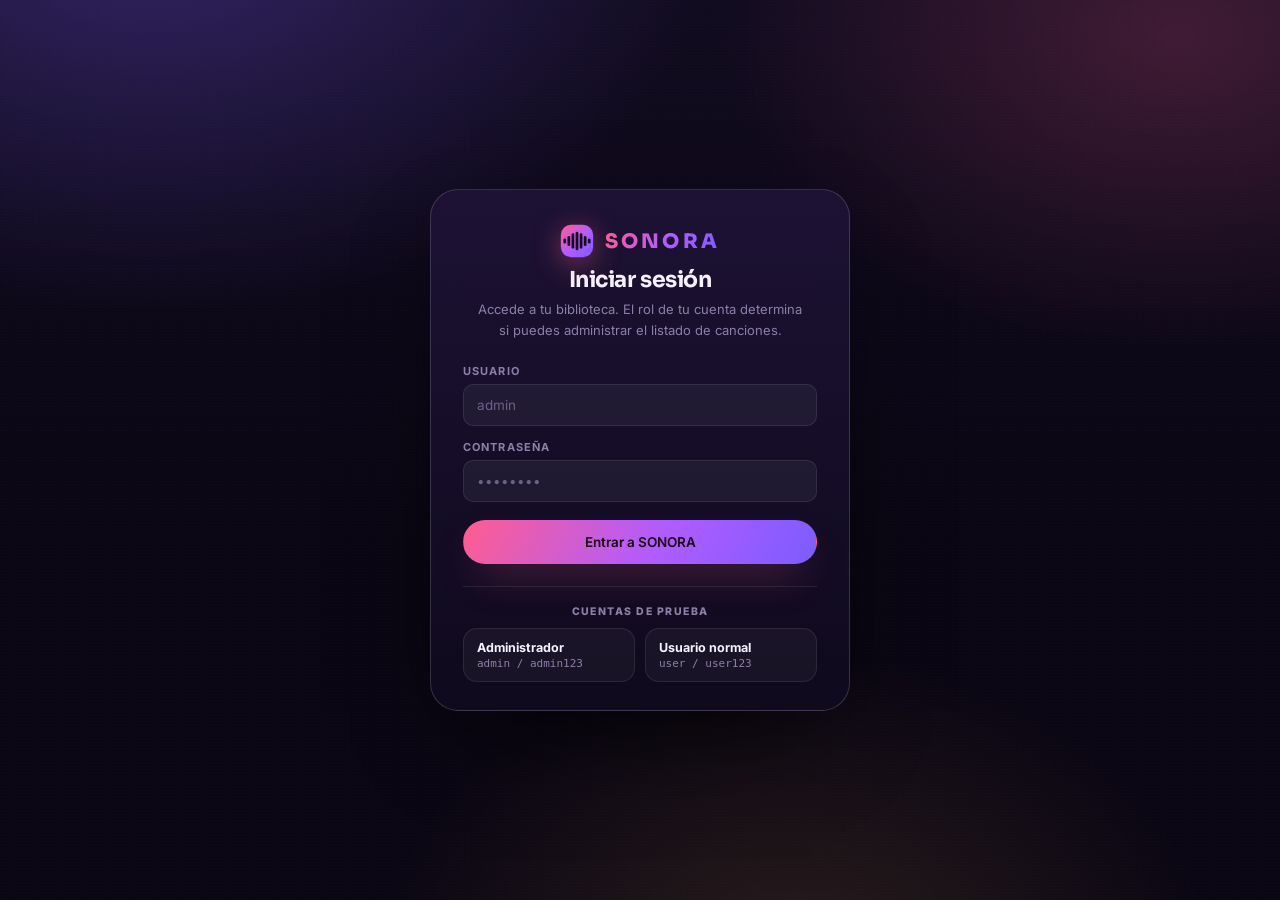
<file: webapppolimusicv1_asp/index.html>
<!DOCTYPE html>
<html lang="es">
<head>
<meta charset="utf-8">
<meta name="viewport" content="width=device-width, initial-scale=1">
<title>SONORA · Song List</title>
<meta name="description" content="SONORA — reproductor y listado de canciones con roles de usuario y administrador.">
<link rel="preconnect" href="https://fonts.googleapis.com">
<link rel="preconnect" href="https://fonts.gstatic.com" crossorigin>
<link href="https://fonts.googleapis.com/css2?family=Sora:wght@500;600;700;800&family=Inter:wght@400;500;600;700&display=swap" rel="stylesheet">
<link rel="stylesheet" href="css/styles.css">
<script>
  /* Demo estática: simula la sesión que login.asp guarda con Session("username") */
  (function () {
    var s = null;
    try { s = JSON.parse(sessionStorage.getItem('sonora_session') || 'null'); } catch (e) {}

    if (!s || !s.username) {
      var q = new URLSearchParams(window.location.search);
      if (q.get('u')) {
        s = { username: q.get('u'), role: q.get('r') === 'admin' ? 'admin' : 'normal' };
        try { sessionStorage.setItem('sonora_session', JSON.stringify(s)); } catch (e) {}
      }
    }

    if (!s || !s.username) { location.replace('login.html'); return; }

    window.SONORA_SESSION = s;
    document.documentElement.setAttribute('data-role', s.role === 'admin' ? 'admin' : 'normal');
  })();
</script>
</head>
<body data-mode="demo" data-role="admin">

<div class="app">

  <!-- ============================ SIDEBAR ============================ -->
  <aside class="sidebar">
    <div class="brand">
      <svg class="brand-mark" viewBox="0 0 40 40" aria-hidden="true">
        <defs>
          <linearGradient id="bm" x1="0" y1="0" x2="1" y2="1">
            <stop offset="0" stop-color="#ff5d8f"/>
            <stop offset=".55" stop-color="#b05cff"/>
            <stop offset="1" stop-color="#7c5cff"/>
          </linearGradient>
        </defs>
        <rect x="1" y="1" width="38" height="38" rx="12" fill="url(#bm)"/>
        <g fill="#180a1f">
          <rect x="4"   y="17" width="3.2" height="6"  rx="1.6"/>
          <rect x="8.8" y="14" width="3.2" height="12" rx="1.6"/>
          <rect x="13.6" y="11" width="3.2" height="18" rx="1.6"/>
          <rect x="18.4" y="9"  width="3.2" height="22" rx="1.6"/>
          <rect x="23.2" y="11" width="3.2" height="18" rx="1.6"/>
          <rect x="28"  y="14" width="3.2" height="12" rx="1.6"/>
          <rect x="32.8" y="17" width="3.2" height="6"  rx="1.6"/>
        </g>
      </svg>
      <span class="brand-name">SONORA</span>
    </div>

    <nav class="nav">
      <a class="nav-item is-active" href="#">
        <svg viewBox="0 0 24 24" fill="none" stroke="currentColor" stroke-width="1.8" stroke-linecap="round" stroke-linejoin="round"><path d="M3 10.5 12 3l9 7.5"/><path d="M5 9.5V21h14V9.5"/><path d="M9.5 21v-6h5v6"/></svg>
        Inicio
      </a>
      <a class="nav-item" href="#lista">
        <svg viewBox="0 0 24 24" fill="none" stroke="currentColor" stroke-width="1.8" stroke-linecap="round" stroke-linejoin="round"><circle cx="12" cy="12" r="9"/><path d="m15.5 8.5-2 5.5-5.5 2 2-5.5z"/></svg>
        Explorar
      </a>
      <a class="nav-item" href="#lista">
        <svg viewBox="0 0 24 24" fill="none" stroke="currentColor" stroke-width="1.8" stroke-linecap="round" stroke-linejoin="round"><path d="M4 5v14"/><path d="M9 5v14"/><path d="M14 5v14"/><path d="m19 5 1.5 14"/></svg>
        Biblioteca
      </a>
    </nav>

    <div>
      <p class="side-title">Tus playlists</p>
      <ul class="playlist">
        <li><a href="#lista"><span class="dot"></span> Favoritas de la semana</a></li>
        <li><a href="#lista"><span class="dot c2"></span> Para programar</a></li>
        <li><a href="#lista"><span class="dot c3"></span> Noche de sintetizadores</a></li>
        <li><a href="#lista"><span class="dot c4"></span> Café &amp; lluvia</a></li>
      </ul>
    </div>

    <div class="side-foot">
      <div class="avatar" data-bind="initial">A</div>
      <div>
        <p class="side-user" data-bind="user">usuario</p>
        <p class="side-role" data-bind="role">Usuario</p>
      </div>
    </div>
  </aside>

  <!-- ============================== MAIN ============================== -->
  <main class="main">

    <header class="topbar">
      <div class="welcome">
        <h1>¡Bienvenido, <span class="hl" data-bind="user" id="welcomeUser">usuario</span>! 👋</h1>
        <p>Tu sesión está activa como <b data-bind="role">Usuario</b>. Disfruta de tu biblioteca musical.</p>
      </div>
      <div class="top-actions">
        <span class="chip" id="roleChip">ADMIN</span>
        <button class="btn ghost" data-action="logout" title="Cerrar sesión">
          <svg viewBox="0 0 24 24" fill="none" stroke="currentColor" stroke-width="1.9" stroke-linecap="round" stroke-linejoin="round"><path d="M9 21H5a2 2 0 0 1-2-2V5a2 2 0 0 1 2-2h4"/><path d="m16 17 5-5-5-5"/><path d="M21 12H9"/></svg>
          Cerrar sesión
        </button>
      </div>
    </header>

    <!-- HERO -->
    <section class="hero">
      <div class="hero-text">
        <p class="eyebrow">Biblioteca musical</p>
        <h2>Song List</h2>
        <p class="hero-sub">
          A continuación se presenta el listado de canciones — <strong>Song List</strong> — de tu biblioteca.
          Puedes reproducir cualquier pista, buscar por título, artista, álbum o género; y si tu rol es
          <strong>administrador</strong>, también crear, editar y eliminar registros.
        </p>
        <div class="hero-stats">
          <div class="stat"><b id="statTotal">0</b><span>Canciones</span></div>
          <div class="stat"><b id="statTime">0 min</b><span>Duración</span></div>
          <div class="stat"><b id="statGenres">0</b><span>Géneros</span></div>
        </div>
        <button class="btn primary" id="btnPlayAll">
          <svg viewBox="0 0 24 24" fill="currentColor"><path d="M8 5.14v13.72a1 1 0 0 0 1.52.85l11.14-6.86a1 1 0 0 0 0-1.7L9.52 4.29A1 1 0 0 0 8 5.14z"/></svg>
          Reproducir todo
        </button>
      </div>
      <div class="hero-art">
        <svg viewBox="0 0 24 24" fill="none" stroke="rgba(255,255,255,.9)" stroke-width="1.4" stroke-linecap="round">
          <circle cx="12" cy="12" r="9.2"/>
          <circle cx="12" cy="12" r="2.4"/>
          <path d="M12 2.8v6.8M12 14.4v6.8M2.8 12h6.8M14.4 12h6.8" opacity=".55"/>
        </svg>
      </div>
    </section>

    <!-- ENCABEZADO DEL LISTADO -->
    <div class="section-head" id="lista">
      <div>
        <h3>Listado de canciones</h3>
        <p>Song List · tabla de pistas disponibles en la biblioteca</p>
      </div>
    </div>

    <!-- TOOLBAR -->
    <div class="toolbar">
      <div class="search">
        <svg viewBox="0 0 24 24" fill="none" stroke="currentColor" stroke-width="2" stroke-linecap="round"><circle cx="11" cy="11" r="7"/><path d="m20 20-3.5-3.5"/></svg>
        <input type="search" id="search" placeholder="Buscar canción, artista, álbum…" autocomplete="off">
      </div>

      <select class="select" id="filterGenre">
        <option value="">Todos los géneros</option>
        <option>Pop</option>
        <option>Rock</option>
        <option>Electrónica</option>
        <option>Jazz</option>
        <option>Indie</option>
        <option>Latina</option>
        <option>Acústica</option>
        <option>Synthpop</option>
      </select>

      <button class="btn primary admin-only" id="btnNew">
        <svg viewBox="0 0 24 24" fill="none" stroke="currentColor" stroke-width="2.2" stroke-linecap="round"><path d="M12 5v14M5 12h14"/></svg>
        Nueva canción
      </button>

      <button class="btn ghost admin-only" id="btnReset" title="Restaurar el listado original">
        <svg viewBox="0 0 24 24" fill="none" stroke="currentColor" stroke-width="2" stroke-linecap="round" stroke-linejoin="round"><path d="M3 12a9 9 0 1 0 3-6.7"/><path d="M3 4v5h5"/></svg>
        Restaurar
      </button>

      <span class="counter" id="counter"><b>0</b> de <b>0</b> canciones</span>
    </div>

    <!-- TABLA -->
    <div class="table-card">
      <div class="table-wrap">
        <table class="songs">
          <thead>
            <tr>
              <th>#</th>
              <th>Canción</th>
              <th>Álbum</th>
              <th>Género</th>
              <th>Año</th>
              <th>Duración</th>
              <th class="t-right">Acciones</th>
            </tr>
          </thead>
          <tbody id="songRows"></tbody>
        </table>
      </div>

      <div class="empty" id="empty">
        <svg viewBox="0 0 24 24" fill="none" stroke="currentColor" stroke-width="1.6" stroke-linecap="round"><circle cx="11" cy="11" r="7"/><path d="m20 20-3.5-3.5"/></svg>
        <p>No se encontraron canciones con ese criterio de búsqueda.</p>
      </div>
    </div>

  </main>

  <!-- =========================== REPRODUCTOR =========================== -->
  <footer class="player">
    <div class="now">
      <div class="now-cover" id="playerCover">🎧</div>
      <div class="now-meta">
        <p class="now-title" id="playerTitle">Sin reproducción</p>
        <p class="now-artist" id="playerArtist">Selecciona una canción del listado</p>
      </div>
    </div>

    <div class="center-controls">
      <div class="controls">
        <button class="ctrl" id="btnShuffle" title="Aleatorio">
          <svg viewBox="0 0 24 24" fill="none" stroke="currentColor" stroke-width="1.9" stroke-linecap="round" stroke-linejoin="round"><path d="M16 3h5v5"/><path d="M4 20 21 3"/><path d="M21 16v5h-5"/><path d="M15 15l6 6"/><path d="M4 4l5 5"/></svg>
        </button>
        <button class="ctrl" id="btnPrev" title="Anterior">
          <svg viewBox="0 0 24 24" fill="currentColor"><path d="M18 5.5v13a1 1 0 0 1-1.55.83L8 13.5v5a1 1 0 0 1-2 0v-13a1 1 0 0 1 2 0v5l8.45-5.83A1 1 0 0 1 18 5.5z"/></svg>
        </button>
        <button class="ctrl main" id="btnPlay" title="Reproducir / Pausar">
          <svg viewBox="0 0 24 24" fill="currentColor"><path d="M8 5.14v13.72a1 1 0 0 0 1.52.85l11.14-6.86a1 1 0 0 0 0-1.7L9.52 4.29A1 1 0 0 0 8 5.14z"/></svg>
        </button>
        <button class="ctrl" id="btnNext" title="Siguiente">
          <svg viewBox="0 0 24 24" fill="currentColor"><path d="M6 5.5v13a1 1 0 0 0 1.55.83L16 13.5v5a1 1 0 0 0 2 0v-13a1 1 0 0 0-2 0v5L7.55 4.67A1 1 0 0 0 6 5.5z"/></svg>
        </button>
        <button class="ctrl" id="btnRepeat" title="Repetir">
          <svg viewBox="0 0 24 24" fill="none" stroke="currentColor" stroke-width="1.9" stroke-linecap="round" stroke-linejoin="round"><path d="M17 2l4 4-4 4"/><path d="M3 11V9a4 4 0 0 1 4-4h14"/><path d="M7 22l-4-4 4-4"/><path d="M21 13v2a4 4 0 0 1-4 4H3"/></svg>
        </button>
      </div>
      <div class="progress-row">
        <span class="time" id="timeCur">0:00</span>
        <input type="range" class="slider" id="seek" min="0" max="100" step="0.1" value="0" aria-label="Progreso de la canción">
        <span class="time" id="timeTot">0:00</span>
      </div>
    </div>

    <div class="right-controls">
      <svg class="vol" viewBox="0 0 24 24" fill="none" stroke="currentColor" stroke-width="1.9" stroke-linecap="round" stroke-linejoin="round"><path d="M11 5 6 9H3v6h3l5 4z"/><path d="M15.5 8.5a5 5 0 0 1 0 7"/><path d="M18.5 5.5a9 9 0 0 1 0 13"/></svg>
      <div class="vol-wrap">
        <input type="range" class="slider" id="volume" min="0" max="100" step="1" value="78" aria-label="Volumen">
      </div>
    </div>
  </footer>
</div>

<audio id="audio" preload="metadata"></audio>

<!-- ======================= MODAL CREAR / EDITAR ======================= -->
<div class="modal" id="modalSong" role="dialog" aria-modal="true">
  <div class="modal-box">
    <div class="modal-head">
      <div>
        <h3 id="modalTitle">Nueva canción</h3>
        <p id="modalSub">Agrega una pista al listado.</p>
      </div>
      <button class="icon-btn" data-close title="Cerrar">
        <svg viewBox="0 0 24 24" fill="none" stroke="currentColor" stroke-width="2" stroke-linecap="round"><path d="M6 6l12 12M18 6 6 18"/></svg>
      </button>
    </div>

    <form id="formSong">
      <div class="modal-body">
        <input type="hidden" id="fId">

        <div class="field full">
          <label for="fTitle">Título *</label>
          <input id="fTitle" type="text" placeholder="Ej. Neón de Medianoche" required>
        </div>

        <div class="field">
          <label for="fArtist">Artista *</label>
          <input id="fArtist" type="text" placeholder="Ej. Lúmina" required>
        </div>

        <div class="field">
          <label for="fAlbum">Álbum</label>
          <input id="fAlbum" type="text" placeholder="Ej. Ciudad Eléctrica">
        </div>

        <div class="field">
          <label for="fGenre">Género</label>
          <select id="fGenre">
            <option>Pop</option>
            <option>Rock</option>
            <option>Electrónica</option>
            <option>Jazz</option>
            <option>Indie</option>
            <option>Latina</option>
            <option>Acústica</option>
            <option>Synthpop</option>
          </select>
        </div>

        <div class="field">
          <label for="fYear">Año</label>
          <input id="fYear" type="number" min="1900" max="2100" placeholder="2025">
        </div>

        <div class="field">
          <label for="fEmoji">Portada (emoji)</label>
          <input id="fEmoji" type="text" maxlength="4" placeholder="🎵">
        </div>

        <div class="field full">
          <label for="fFile">Archivo de audio</label>
          <select id="fFile">
            <option value="audio/track1.wav">track1.wav</option>
            <option value="audio/track2.wav">track2.wav</option>
            <option value="audio/track3.wav">track3.wav</option>
            <option value="audio/track4.wav">track4.wav</option>
            <option value="audio/track5.wav">track5.wav</option>
            <option value="audio/track6.wav">track6.wav</option>
            <option value="audio/track7.wav">track7.wav</option>
            <option value="audio/track8.wav">track8.wav</option>
          </select>
        </div>
      </div>

      <div class="modal-foot">
        <button type="button" class="btn ghost" data-close>Cancelar</button>
        <button type="submit" class="btn primary">Guardar canción</button>
      </div>
    </form>
  </div>
</div>

<!-- ========================== CONFIRMAR ========================== -->
<div class="modal" id="modalConfirm" role="dialog" aria-modal="true">
  <div class="modal-box confirm-box">
    <div class="modal-head">
      <div>
        <h3>Eliminar canción</h3>
        <p>Esta acción es permanente.</p>
      </div>
      <button class="icon-btn" data-close title="Cerrar">
        <svg viewBox="0 0 24 24" fill="none" stroke="currentColor" stroke-width="2" stroke-linecap="round"><path d="M6 6l12 12M18 6 6 18"/></svg>
      </button>
    </div>
    <div class="modal-body">
      <p id="confirmText">¿Seguro que deseas eliminar esta canción?</p>
    </div>
    <div class="modal-foot">
      <button type="button" class="btn ghost" data-close>Cancelar</button>
      <button type="button" class="btn danger" id="confirmYes">Sí, eliminar</button>
    </div>
  </div>
</div>

<div class="toast" id="toast"></div>

<script src="js/demo-store.js"></script>
<script src="js/app.js"></script>
</body>
</html>
</file>
<file: webapppolimusicv1_asp/css/styles.css>
/* ============================================================
   SONORA · Hoja de estilos principal
   Diseño original: violeta profundo + coral + ámbar
   ============================================================ */

:root {
  --bg-0: #0a0613;
  --bg-1: #110b1f;
  --bg-2: #180f2c;
  --panel: rgba(255, 255, 255, 0.045);
  --panel-2: rgba(255, 255, 255, 0.08);
  --line: rgba(255, 255, 255, 0.085);
  --line-2: rgba(255, 255, 255, 0.16);

  --text: #f7f2ff;
  --text-2: #c8bbdf;
  --muted: #8d80a8;

  --accent: #ff5d8f;
  --accent-2: #ffb454;
  --accent-3: #7c5cff;
  --accent-4: #3fe0c8;
  --danger: #ff4d6d;

  --grad-brand: linear-gradient(120deg, #ff5d8f 0%, #b05cff 55%, #7c5cff 100%);
  --grad-warm: linear-gradient(120deg, #ffb454 0%, #ff5d8f 100%);

  --r-sm: 10px;
  --r-md: 14px;
  --r-lg: 20px;
  --r-xl: 28px;

  --shadow-lg: 0 30px 70px -30px rgba(0, 0, 0, 0.9);
  --shadow-glow: 0 18px 40px -16px rgba(255, 93, 143, 0.55);

  --player-h: 92px;
  --sidebar-w: 268px;
  --font: "Inter", -apple-system, BlinkMacSystemFont, "Segoe UI", Roboto, sans-serif;
  --display: "Sora", "Inter", -apple-system, "Segoe UI", sans-serif;
  --mono: ui-monospace, "Cascadia Code", "SF Mono", Consolas, monospace;
}

* { box-sizing: border-box; }

html, body { height: 100%; }

body {
  margin: 0;
  font-family: var(--font);
  color: var(--text);
  background: var(--bg-0);
  -webkit-font-smoothing: antialiased;
  overflow: hidden;
}

body::before {
  content: "";
  position: fixed;
  inset: 0;
  background:
    radial-gradient(900px 620px at 12% -8%, rgba(124, 92, 255, 0.30), transparent 62%),
    radial-gradient(760px 520px at 92% 4%, rgba(255, 93, 143, 0.20), transparent 60%),
    radial-gradient(680px 520px at 62% 108%, rgba(255, 180, 84, 0.13), transparent 62%),
    linear-gradient(180deg, var(--bg-1), var(--bg-0) 62%);
  z-index: -2;
}

body::after {
  content: "";
  position: fixed;
  inset: 0;
  background-image: radial-gradient(rgba(255, 255, 255, 0.045) 1px, transparent 1px);
  background-size: 3px 3px;
  opacity: 0.35;
  pointer-events: none;
  z-index: -1;
}

::selection { background: rgba(255, 93, 143, 0.35); }

/* ---------- scrollbars ---------- */
* { scrollbar-width: thin; scrollbar-color: rgba(255, 255, 255, 0.18) transparent; }
*::-webkit-scrollbar { width: 10px; height: 10px; }
*::-webkit-scrollbar-thumb {
  background: rgba(255, 255, 255, 0.14);
  border-radius: 99px;
  border: 3px solid transparent;
  background-clip: content-box;
}
*::-webkit-scrollbar-thumb:hover { background: rgba(255, 255, 255, 0.26); background-clip: content-box; }
*::-webkit-scrollbar-track { background: transparent; }

/* ============================================================
   LAYOUT
   ============================================================ */
.app {
  display: grid;
  grid-template-columns: var(--sidebar-w) 1fr;
  grid-template-rows: 1fr var(--player-h);
  grid-template-areas:
    "side main"
    "player player";
  height: 100vh;
}

/* ============================================================
   SIDEBAR
   ============================================================ */
.sidebar {
  grid-area: side;
  display: flex;
  flex-direction: column;
  gap: 22px;
  padding: 26px 18px 18px;
  border-right: 1px solid var(--line);
  background: linear-gradient(180deg, rgba(255, 255, 255, 0.045), rgba(255, 255, 255, 0.012));
  backdrop-filter: blur(14px);
  overflow-y: auto;
}

.brand {
  display: flex;
  align-items: center;
  gap: 11px;
  padding: 0 8px;
}

.brand-mark {
  width: 38px;
  height: 38px;
  flex: 0 0 38px;
  filter: drop-shadow(0 6px 14px rgba(255, 93, 143, 0.45));
}

.brand-name {
  font-family: var(--display);
  font-weight: 800;
  font-size: 20px;
  letter-spacing: 0.16em;
  background: var(--grad-brand);
  -webkit-background-clip: text;
  background-clip: text;
  color: transparent;
}

.side-title {
  margin: 0 0 10px;
  padding: 0 10px;
  font-size: 11px;
  font-weight: 700;
  letter-spacing: 0.16em;
  text-transform: uppercase;
  color: var(--muted);
}

.nav { display: flex; flex-direction: column; gap: 4px; }

.nav-item {
  display: flex;
  align-items: center;
  gap: 12px;
  padding: 11px 12px;
  border-radius: var(--r-md);
  color: var(--text-2);
  font-size: 14px;
  font-weight: 500;
  text-decoration: none;
  border: 1px solid transparent;
  transition: background 0.18s ease, color 0.18s ease, transform 0.18s ease;
}

.nav-item svg { width: 19px; height: 19px; flex: 0 0 19px; opacity: 0.85; }

.nav-item:hover {
  background: var(--panel);
  color: var(--text);
  transform: translateX(2px);
}

.nav-item.is-active {
  color: var(--text);
  background: linear-gradient(90deg, rgba(255, 93, 143, 0.18), rgba(124, 92, 255, 0.10));
  border-color: rgba(255, 93, 143, 0.28);
  box-shadow: inset 3px 0 0 var(--accent);
}

.playlist { list-style: none; margin: 0; padding: 0; display: flex; flex-direction: column; gap: 2px; }

.playlist a {
  display: flex;
  align-items: center;
  gap: 11px;
  padding: 9px 12px;
  border-radius: var(--r-sm);
  color: var(--text-2);
  font-size: 13.5px;
  text-decoration: none;
  transition: background 0.16s ease, color 0.16s ease;
}

.playlist a:hover { background: var(--panel); color: var(--text); }

.dot {
  width: 9px; height: 9px; border-radius: 3px; flex: 0 0 9px;
  background: var(--accent);
  box-shadow: 0 0 12px currentColor;
}
.dot.c2 { background: var(--accent-2); }
.dot.c3 { background: var(--accent-3); }
.dot.c4 { background: var(--accent-4); }

.side-foot {
  margin-top: auto;
  display: flex;
  align-items: center;
  gap: 11px;
  padding: 12px;
  border-radius: var(--r-md);
  border: 1px solid var(--line);
  background: var(--panel);
}

.avatar {
  width: 38px; height: 38px; flex: 0 0 38px;
  display: grid; place-items: center;
  border-radius: 50%;
  font-family: var(--display);
  font-weight: 700;
  font-size: 15px;
  color: #1a0a13;
  background: var(--grad-warm);
  box-shadow: 0 8px 20px -8px rgba(255, 180, 84, 0.7);
}

.side-user {
  margin: 0;
  font-size: 13.5px;
  font-weight: 600;
  color: var(--text);
  line-height: 1.25;
}

.side-role { margin: 0; font-size: 11.5px; color: var(--muted); letter-spacing: 0.03em; }

/* ============================================================
   MAIN
   ============================================================ */
.main {
  grid-area: main;
  overflow-y: auto;
  padding: 26px 34px 40px;
  scroll-behavior: smooth;
}

.topbar {
  display: flex;
  align-items: flex-start;
  justify-content: space-between;
  gap: 24px;
  flex-wrap: wrap;
  margin-bottom: 26px;
}

.welcome h1 {
  margin: 0 0 6px;
  font-family: var(--display);
  font-size: 25px;
  font-weight: 700;
  letter-spacing: -0.02em;
  line-height: 1.2;
}

.welcome h1 .hl {
  background: var(--grad-brand);
  -webkit-background-clip: text;
  background-clip: text;
  color: transparent;
}

.welcome p { margin: 0; font-size: 13.5px; color: var(--text-2); }

.welcome p b { color: var(--text); font-weight: 600; }

.top-actions { display: flex; align-items: center; gap: 10px; }

.chip {
  display: inline-flex;
  align-items: center;
  gap: 7px;
  height: 34px;
  padding: 0 13px;
  border-radius: 99px;
  font-size: 11px;
  font-weight: 800;
  letter-spacing: 0.12em;
  text-transform: uppercase;
  color: var(--accent-2);
  background: rgba(255, 180, 84, 0.10);
  border: 1px solid rgba(255, 180, 84, 0.32);
}

.chip::before {
  content: "";
  width: 7px; height: 7px;
  border-radius: 50%;
  background: var(--accent-2);
  box-shadow: 0 0 10px var(--accent-2);
}

.chip.normal {
  color: var(--accent-4);
  background: rgba(63, 224, 200, 0.10);
  border-color: rgba(63, 224, 200, 0.30);
}
.chip.normal::before { background: var(--accent-4); box-shadow: 0 0 10px var(--accent-4); }

/* ---------- botones ---------- */
.btn {
  display: inline-flex;
  align-items: center;
  justify-content: center;
  gap: 8px;
  height: 38px;
  padding: 0 17px;
  border-radius: 99px;
  border: 1px solid var(--line-2);
  background: var(--panel);
  color: var(--text);
  font-family: var(--font);
  font-size: 13.5px;
  font-weight: 600;
  cursor: pointer;
  white-space: nowrap;
  transition: transform 0.16s ease, background 0.16s ease, border-color 0.16s ease, box-shadow 0.16s ease;
}

.btn:hover { background: var(--panel-2); transform: translateY(-1px); }
.btn:active { transform: translateY(0); }
.btn svg { width: 16px; height: 16px; }

.btn.primary {
  border-color: transparent;
  background: var(--grad-brand);
  color: #1a0512;
  box-shadow: var(--shadow-glow);
}
.btn.primary:hover { filter: brightness(1.07); }

.btn.ghost { color: var(--text-2); }
.btn.ghost:hover { color: var(--text); }

.btn.danger {
  border-color: rgba(255, 77, 109, 0.4);
  background: rgba(255, 77, 109, 0.12);
  color: #ff97ac;
}
.btn.danger:hover { background: rgba(255, 77, 109, 0.2); }

/* ============================================================
   HERO
   ============================================================ */
.hero {
  position: relative;
  display: flex;
  align-items: center;
  justify-content: space-between;
  gap: 30px;
  padding: 30px 32px;
  border-radius: var(--r-xl);
  border: 1px solid var(--line);
  background:
    linear-gradient(120deg, rgba(255, 93, 143, 0.16), rgba(124, 92, 255, 0.14) 48%, rgba(255, 180, 84, 0.10)),
    rgba(255, 255, 255, 0.03);
  box-shadow: var(--shadow-lg);
  overflow: hidden;
  margin-bottom: 30px;
}

.hero::before {
  content: "";
  position: absolute;
  width: 420px; height: 420px;
  right: -90px; top: -190px;
  border-radius: 50%;
  background: radial-gradient(circle, rgba(255, 93, 143, 0.42), transparent 68%);
  filter: blur(18px);
}

.eyebrow {
  margin: 0 0 8px;
  font-size: 11px;
  font-weight: 800;
  letter-spacing: 0.2em;
  text-transform: uppercase;
  color: var(--accent-2);
}

.hero h2 {
  margin: 0 0 10px;
  font-family: var(--display);
  font-size: 42px;
  line-height: 1;
  font-weight: 800;
  letter-spacing: -0.035em;
  background: linear-gradient(100deg, #fff 12%, #ffc9d9 52%, #d8c6ff 96%);
  -webkit-background-clip: text;
  background-clip: text;
  color: transparent;
}

.hero-sub {
  margin: 0 0 18px;
  max-width: 560px;
  font-size: 13.5px;
  line-height: 1.65;
  color: var(--text-2);
}

.hero-stats { display: flex; gap: 26px; flex-wrap: wrap; margin-bottom: 20px; }

.stat b {
  display: block;
  font-family: var(--display);
  font-size: 21px;
  font-weight: 700;
  color: var(--text);
  letter-spacing: -0.02em;
}

.stat span {
  font-size: 10.5px;
  font-weight: 700;
  letter-spacing: 0.13em;
  text-transform: uppercase;
  color: var(--muted);
}

.hero-art {
  position: relative;
  width: 168px; height: 168px;
  flex: 0 0 168px;
  margin-right: 10px;
  border-radius: 26px;
  background: linear-gradient(145deg, #ff5d8f, #7c5cff 55%, #2a1b52);
  display: grid;
  place-items: center;
  box-shadow: 0 26px 50px -20px rgba(124, 92, 255, 0.85);
  transform: rotate(-6deg);
  z-index: 1;
}

.hero-art::after {
  content: "";
  position: absolute;
  inset: 12px;
  border-radius: 20px;
  border: 1px solid rgba(255, 255, 255, 0.28);
}

.hero-art svg { width: 74px; height: 74px; opacity: 0.92; }

/* ============================================================
   TOOLBAR
   ============================================================ */
.toolbar {
  display: flex;
  align-items: center;
  gap: 12px;
  flex-wrap: wrap;
  margin-bottom: 16px;
}

.section-head {
  display: flex;
  align-items: flex-end;
  justify-content: space-between;
  gap: 16px;
  flex-wrap: wrap;
  margin-bottom: 18px;
}

.section-head h3 {
  margin: 0 0 4px;
  font-family: var(--display);
  font-size: 19px;
  font-weight: 700;
  letter-spacing: -0.015em;
}

.section-head p { margin: 0; font-size: 13px; color: var(--muted); }

.search {
  position: relative;
  flex: 1 1 260px;
  max-width: 380px;
}

.search svg {
  position: absolute;
  left: 14px; top: 50%;
  transform: translateY(-50%);
  width: 16px; height: 16px;
  color: var(--muted);
  pointer-events: none;
}

.search input {
  width: 100%;
  height: 40px;
  padding: 0 14px 0 40px;
  border-radius: 99px;
  border: 1px solid var(--line);
  background: var(--panel);
  color: var(--text);
  font-family: var(--font);
  font-size: 13.5px;
  outline: none;
  transition: border-color 0.16s ease, background 0.16s ease, box-shadow 0.16s ease;
}

.search input::placeholder { color: var(--muted); }

.search input:focus {
  border-color: rgba(255, 93, 143, 0.5);
  background: rgba(255, 255, 255, 0.07);
  box-shadow: 0 0 0 4px rgba(255, 93, 143, 0.10);
}

.select {
  height: 40px;
  padding: 0 34px 0 14px;
  border-radius: 99px;
  border: 1px solid var(--line);
  background: var(--panel);
  color: var(--text-2);
  font-family: var(--font);
  font-size: 13px;
  font-weight: 500;
  cursor: pointer;
  outline: none;
  appearance: none;
  background-image: url("data:image/svg+xml;charset=utf-8,%3Csvg xmlns='http://www.w3.org/2000/svg' viewBox='0 0 24 24' fill='none' stroke='%238d80a8' stroke-width='2.4' stroke-linecap='round'%3E%3Cpath d='M6 9l6 6 6-6'/%3E%3C/svg%3E");
  background-repeat: no-repeat;
  background-position: right 12px center;
  background-size: 15px;
}

.select:focus { border-color: rgba(124, 92, 255, 0.5); }
.select option { background: #180f2c; color: #f7f2ff; }

.counter {
  margin-left: auto;
  font-size: 12px;
  font-weight: 600;
  letter-spacing: 0.04em;
  color: var(--muted);
  white-space: nowrap;
}

.counter b { color: var(--text-2); }

/* ============================================================
   TABLA
   ============================================================ */
.table-card {
  border-radius: var(--r-lg);
  border: 1px solid var(--line);
  background: rgba(255, 255, 255, 0.028);
  overflow: hidden;
  box-shadow: var(--shadow-lg);
}

.table-wrap { overflow-x: auto; }

table.songs {
  width: 100%;
  border-collapse: separate;
  border-spacing: 0;
  min-width: 860px;
}

table.songs thead th {
  position: sticky;
  top: 0;
  z-index: 2;
  padding: 14px 16px;
  text-align: left;
  font-size: 10.5px;
  font-weight: 800;
  letter-spacing: 0.15em;
  text-transform: uppercase;
  color: var(--muted);
  background: rgba(20, 12, 36, 0.96);
  backdrop-filter: blur(10px);
  border-bottom: 1px solid var(--line);
  white-space: nowrap;
}

table.songs thead th:first-child { padding-left: 22px; width: 54px; }
table.songs thead th.t-right,
table.songs td.t-right { text-align: right; }
table.songs thead th.t-center,
table.songs td.t-center { text-align: center; }

table.songs tbody tr {
  transition: background 0.16s ease;
  animation: rowIn 0.34s ease both;
}

@keyframes rowIn {
  from { opacity: 0; transform: translateY(6px); }
  to { opacity: 1; transform: none; }
}

table.songs tbody td {
  padding: 11px 16px;
  border-bottom: 1px solid rgba(255, 255, 255, 0.05);
  font-size: 13.5px;
  color: var(--text-2);
  vertical-align: middle;
}

table.songs tbody td:first-child { padding-left: 22px; }

table.songs tbody tr:hover { background: rgba(255, 255, 255, 0.05); }

table.songs tbody tr:last-child td { border-bottom: none; }

table.songs tbody tr.is-playing {
  background: linear-gradient(90deg, rgba(255, 93, 143, 0.16), rgba(124, 92, 255, 0.06) 55%, transparent);
}

table.songs tbody tr.is-playing td:first-child { box-shadow: inset 3px 0 0 var(--accent); }
table.songs tbody tr.is-playing .song-title { color: var(--accent); }

.num {
  font-family: var(--mono);
  font-size: 12px;
  color: var(--muted);
  width: 54px;
}

tr.is-playing .num { color: var(--accent); }

/* celda canción */
.song { display: flex; align-items: center; gap: 13px; min-width: 220px; }

.cover {
  position: relative;
  width: 44px; height: 44px;
  flex: 0 0 44px;
  border-radius: 11px;
  display: grid;
  place-items: center;
  font-size: 19px;
  background-image: var(--cov, linear-gradient(140deg, #8d80a8, #3a2c55));
  box-shadow: 0 8px 18px -10px rgba(0, 0, 0, 0.9);
  border: 1px solid rgba(255, 255, 255, 0.14);
  overflow: hidden;
}

.cover.sm { width: 38px; height: 38px; flex: 0 0 38px; border-radius: 9px; font-size: 16px; }

/* gradientes de portada por género (variable reutilizable) */
.g-pop        { --cov: linear-gradient(140deg, #ff5d8f, #7c5cff); }
.g-rock       { --cov: linear-gradient(140deg, #ff6b3d, #b02a4a); }
.g-electro    { --cov: linear-gradient(140deg, #3fe0c8, #2f6bff); }
.g-jazz       { --cov: linear-gradient(140deg, #ffb454, #c2410c); }
.g-indie      { --cov: linear-gradient(140deg, #a78bfa, #4c1d95); }
.g-latina     { --cov: linear-gradient(140deg, #ffcf4d, #ff5d3d); }
.g-acustica   { --cov: linear-gradient(140deg, #9ad7a1, #2f7d5b); }
.g-synthpop   { --cov: linear-gradient(140deg, #ff8ad8, #6d28d9); }
.g-default    { --cov: linear-gradient(140deg, #8d80a8, #3a2c55); }

.song-meta { display: flex; flex-direction: column; gap: 2px; min-width: 0; }

.song-title {
  font-size: 14px;
  font-weight: 600;
  color: var(--text);
  line-height: 1.25;
  white-space: nowrap;
  overflow: hidden;
  text-overflow: ellipsis;
  max-width: 320px;
  transition: color 0.16s ease;
}

.song-artist {
  font-size: 12px;
  color: var(--muted);
  white-space: nowrap;
  overflow: hidden;
  text-overflow: ellipsis;
  max-width: 320px;
}

.cell-album { color: var(--text-2); white-space: nowrap; }

.tag {
  display: inline-block;
  padding: 4px 10px;
  border-radius: 99px;
  font-size: 10.5px;
  font-weight: 700;
  letter-spacing: 0.06em;
  text-transform: uppercase;
  color: var(--accent-2);
  background: rgba(255, 180, 84, 0.10);
  border: 1px solid rgba(255, 180, 84, 0.22);
  white-space: nowrap;
}

.year { font-family: var(--mono); font-size: 12.5px; color: var(--muted); }

.dur { font-family: var(--mono); font-size: 12.5px; color: var(--text-2); }

/* acciones */
.actions { display: flex; align-items: center; justify-content: flex-end; gap: 6px; }

.icon-btn {
  width: 33px; height: 33px;
  display: grid; place-items: center;
  border-radius: 9px;
  border: 1px solid transparent;
  background: transparent;
  color: var(--text-2);
  cursor: pointer;
  transition: all 0.15s ease;
}

.icon-btn svg { width: 15px; height: 15px; }

.icon-btn:hover {
  background: rgba(255, 255, 255, 0.09);
  border-color: var(--line-2);
  color: var(--text);
  transform: translateY(-1px);
}

.icon-btn.play {
  background: rgba(255, 93, 143, 0.14);
  border-color: rgba(255, 93, 143, 0.3);
  color: var(--accent);
}
.icon-btn.play:hover { background: var(--accent); color: #22050f; box-shadow: 0 8px 20px -8px var(--accent); }

.icon-btn.del:hover {
  background: rgba(255, 77, 109, 0.16);
  border-color: rgba(255, 77, 109, 0.4);
  color: #ff8fa3;
}

/* ecualizador animado */
.eq {
  position: absolute;
  inset: 0;
  display: none;
  align-items: flex-end;
  justify-content: center;
  gap: 2.5px;
  padding-bottom: 12px;
  background: rgba(10, 6, 19, 0.62);
  backdrop-filter: blur(1px);
}

.eq i {
  display: block;
  width: 3px;
  border-radius: 2px;
  background: #fff;
  animation: eqBar 0.9s ease-in-out infinite;
}
.eq i:nth-child(1) { height: 9px;  animation-delay: 0s; }
.eq i:nth-child(2) { height: 15px; animation-delay: 0.16s; }
.eq i:nth-child(3) { height: 7px;  animation-delay: 0.32s; }
.eq i:nth-child(4) { height: 12px; animation-delay: 0.08s; }

@keyframes eqBar {
  0%, 100% { transform: scaleY(0.4); opacity: 0.75; }
  50% { transform: scaleY(1); opacity: 1; }
}

tr.is-playing .cover .eq { display: flex; }

/* estado vacío */
.empty {
  display: none;
  padding: 52px 20px;
  text-align: center;
  color: var(--muted);
}
.empty.show { display: block; }
.empty svg { width: 42px; height: 42px; opacity: 0.5; margin-bottom: 12px; }
.empty p { margin: 0; font-size: 13.5px; }

/* ============================================================
   REPRODUCTOR
   ============================================================ */
.player {
  grid-area: player;
  display: grid;
  grid-template-columns: minmax(200px, 1fr) minmax(320px, 1.6fr) minmax(150px, 1fr);
  align-items: center;
  gap: 22px;
  padding: 0 26px;
  border-top: 1px solid var(--line);
  background: linear-gradient(180deg, rgba(24, 15, 44, 0.94), rgba(10, 6, 19, 0.98));
  backdrop-filter: blur(20px);
  box-shadow: 0 -18px 40px -30px rgba(0, 0, 0, 1);
}

.now { display: flex; align-items: center; gap: 13px; min-width: 0; }

.now-cover {
  width: 54px; height: 54px;
  flex: 0 0 54px;
  border-radius: 13px;
  display: grid; place-items: center;
  font-size: 23px;
  border: 1px solid rgba(255, 255, 255, 0.16);
  background-image: var(--cov, linear-gradient(140deg, #8d80a8, #3a2c55));
  box-shadow: 0 12px 26px -14px rgba(0, 0, 0, 0.95);
  transition: background 0.3s ease;
}

.now-meta { min-width: 0; }

.now-title {
  margin: 0;
  font-size: 13.5px;
  font-weight: 600;
  color: var(--text);
  white-space: nowrap;
  overflow: hidden;
  text-overflow: ellipsis;
}

.now-artist {
  margin: 2px 0 0;
  font-size: 12px;
  color: var(--muted);
  white-space: nowrap;
  overflow: hidden;
  text-overflow: ellipsis;
}

.center-controls { display: flex; flex-direction: column; align-items: center; gap: 7px; }

.controls { display: flex; align-items: center; gap: 14px; }

.ctrl {
  width: 34px; height: 34px;
  display: grid; place-items: center;
  border: none;
  border-radius: 50%;
  background: transparent;
  color: var(--text-2);
  cursor: pointer;
  transition: color 0.15s ease, transform 0.15s ease, background 0.15s ease;
}

.ctrl svg { width: 17px; height: 17px; }
.ctrl:hover { color: var(--text); transform: scale(1.09); }
.ctrl.is-on { color: var(--accent); }

.ctrl.main {
  width: 46px; height: 46px;
  background: var(--grad-brand);
  color: #1a0512;
  box-shadow: 0 12px 26px -12px rgba(255, 93, 143, 0.9);
}
.ctrl.main svg { width: 19px; height: 19px; }
.ctrl.main:hover { filter: brightness(1.08); transform: scale(1.05); }

.progress-row {
  display: flex;
  align-items: center;
  gap: 10px;
  width: 100%;
  max-width: 520px;
}

.time {
  font-family: var(--mono);
  font-size: 10.5px;
  color: var(--muted);
  min-width: 34px;
  text-align: center;
}

/* sliders */
input[type="range"].slider {
  -webkit-appearance: none;
  appearance: none;
  width: 100%;
  height: 4px;
  border-radius: 99px;
  background: rgba(255, 255, 255, 0.14);
  outline: none;
  cursor: pointer;
  --fill: 0%;
}

input[type="range"].slider::-webkit-slider-thumb {
  -webkit-appearance: none;
  width: 12px; height: 12px;
  border-radius: 50%;
  background: #fff;
  border: none;
  box-shadow: 0 0 0 3px rgba(255, 93, 143, 0.25);
  opacity: 0;
  transition: opacity 0.15s ease;
}

input[type="range"].slider:hover::-webkit-slider-thumb,
input[type="range"].slider:focus::-webkit-slider-thumb { opacity: 1; }

input[type="range"].slider::-moz-range-thumb {
  width: 12px; height: 12px;
  border-radius: 50%;
  background: #fff;
  border: none;
}

.right-controls {
  display: flex;
  align-items: center;
  justify-content: flex-end;
  gap: 10px;
}

.right-controls svg.vol { width: 17px; height: 17px; color: var(--muted); flex: 0 0 17px; }

.vol-wrap { width: 92px; }

/* ============================================================
   MODAL
   ============================================================ */
.modal {
  position: fixed;
  inset: 0;
  z-index: 80;
  display: grid;
  place-items: center;
  padding: 24px;
  background: rgba(6, 3, 12, 0.72);
  backdrop-filter: blur(7px);
  opacity: 0;
  pointer-events: none;
  transition: opacity 0.2s ease;
}

.modal.is-open { opacity: 1; pointer-events: auto; }

.modal-box {
  width: 100%;
  max-width: 520px;
  max-height: 88vh;
  overflow-y: auto;
  border-radius: var(--r-xl);
  border: 1px solid var(--line-2);
  background: linear-gradient(180deg, #1c1233, #120b22);
  box-shadow: 0 40px 90px -30px rgba(0, 0, 0, 1);
  transform: translateY(14px) scale(0.98);
  transition: transform 0.22s cubic-bezier(0.2, 0.8, 0.2, 1);
}

.modal.is-open .modal-box { transform: none; }

.modal-head {
  display: flex;
  align-items: flex-start;
  justify-content: space-between;
  gap: 16px;
  padding: 22px 24px 14px;
  border-bottom: 1px solid var(--line);
}

.modal-head h3 {
  margin: 0 0 3px;
  font-family: var(--display);
  font-size: 18px;
  font-weight: 700;
}

.modal-head p { margin: 0; font-size: 12.5px; color: var(--muted); }

.modal-body { padding: 20px 24px; display: grid; grid-template-columns: 1fr 1fr; gap: 14px; }

.field { display: flex; flex-direction: column; gap: 6px; }
.field.full { grid-column: 1 / -1; }

.field label {
  font-size: 11px;
  font-weight: 700;
  letter-spacing: 0.1em;
  text-transform: uppercase;
  color: var(--muted);
}

.field input,
.field select {
  height: 42px;
  padding: 0 13px;
  border-radius: var(--r-sm);
  border: 1px solid var(--line);
  background: rgba(255, 255, 255, 0.05);
  color: var(--text);
  font-family: var(--font);
  font-size: 13.5px;
  outline: none;
  transition: border-color 0.15s ease, box-shadow 0.15s ease;
  width: 100%;
}

.field select {
  appearance: none;
  background-image: url("data:image/svg+xml;charset=utf-8,%3Csvg xmlns='http://www.w3.org/2000/svg' viewBox='0 0 24 24' fill='none' stroke='%238d80a8' stroke-width='2.4' stroke-linecap='round'%3E%3Cpath d='M6 9l6 6 6-6'/%3E%3C/svg%3E");
  background-repeat: no-repeat;
  background-position: right 12px center;
  background-size: 15px;
}

.field select option { background: #180f2c; }

.field input:focus,
.field select:focus {
  border-color: rgba(255, 93, 143, 0.55);
  box-shadow: 0 0 0 4px rgba(255, 93, 143, 0.1);
}

.field input::placeholder { color: #6d6188; }

.modal-foot {
  display: flex;
  justify-content: flex-end;
  gap: 10px;
  padding: 6px 24px 22px;
}

/* confirmación */
.confirm-box { max-width: 400px; }
.confirm-box .modal-body { display: block; }
.confirm-box p { margin: 0; font-size: 13.5px; line-height: 1.6; color: var(--text-2); }
.confirm-box p b { color: var(--text); }

/* ============================================================
   TOAST
   ============================================================ */
.toast {
  position: fixed;
  left: 50%;
  bottom: calc(var(--player-h) + 22px);
  transform: translate(-50%, 20px);
  z-index: 120;
  display: flex;
  align-items: center;
  gap: 10px;
  padding: 12px 20px;
  border-radius: 99px;
  border: 1px solid var(--line-2);
  background: rgba(28, 18, 51, 0.97);
  color: var(--text);
  font-size: 13px;
  font-weight: 500;
  box-shadow: 0 22px 50px -20px rgba(0, 0, 0, 1);
  opacity: 0;
  pointer-events: none;
  transition: opacity 0.22s ease, transform 0.22s ease;
}

.toast.show { opacity: 1; transform: translate(-50%, 0); }

.toast::before {
  content: "";
  width: 8px; height: 8px;
  border-radius: 50%;
  background: var(--accent-4);
  box-shadow: 0 0 12px var(--accent-4);
}

.toast.warn::before { background: var(--accent-2); box-shadow: 0 0 12px var(--accent-2); }
.toast.err::before { background: var(--danger); box-shadow: 0 0 12px var(--danger); }

/* ============================================================
   LOGIN
   ============================================================ */
.auth {
  min-height: 100vh;
  display: grid;
  place-items: center;
  padding: 28px;
  overflow: auto;
}

.auth-card {
  width: 100%;
  max-width: 420px;
  padding: 34px 32px 28px;
  border-radius: var(--r-xl);
  border: 1px solid var(--line-2);
  background: linear-gradient(180deg, rgba(30, 19, 54, 0.92), rgba(16, 10, 30, 0.96));
  box-shadow: 0 40px 100px -40px rgba(0, 0, 0, 1);
  backdrop-filter: blur(18px);
}

.auth-brand {
  display: flex;
  align-items: center;
  gap: 11px;
  justify-content: center;
  margin-bottom: 8px;
}

.auth-brand .brand-mark { width: 34px; height: 34px; flex: 0 0 34px; }

.auth h1 {
  margin: 0 0 6px;
  text-align: center;
  font-family: var(--display);
  font-size: 22px;
  font-weight: 700;
  letter-spacing: -0.02em;
}

.auth .lead {
  margin: 0 0 24px;
  text-align: center;
  font-size: 13px;
  color: var(--muted);
  line-height: 1.55;
}

.auth form { display: flex; flex-direction: column; gap: 14px; }

.auth .btn.primary { height: 44px; margin-top: 4px; }

.alert {
  display: none;
  padding: 11px 14px;
  border-radius: var(--r-sm);
  font-size: 12.5px;
  line-height: 1.45;
  color: #ffb3c1;
  background: rgba(255, 77, 109, 0.12);
  border: 1px solid rgba(255, 77, 109, 0.35);
}

.alert.show { display: block; }

.demo-accounts {
  margin-top: 22px;
  padding-top: 18px;
  border-top: 1px solid var(--line);
}

.demo-accounts p {
  margin: 0 0 10px;
  font-size: 10.5px;
  font-weight: 800;
  letter-spacing: 0.14em;
  text-transform: uppercase;
  color: var(--muted);
  text-align: center;
}

.demo-grid { display: grid; grid-template-columns: 1fr 1fr; gap: 10px; }

.demo-btn {
  display: flex;
  flex-direction: column;
  gap: 2px;
  padding: 11px 13px;
  border-radius: var(--r-md);
  border: 1px solid var(--line);
  background: rgba(255, 255, 255, 0.04);
  color: var(--text);
  cursor: pointer;
  text-align: left;
  font-family: var(--font);
  transition: all 0.16s ease;
}

.demo-btn:hover {
  border-color: rgba(255, 93, 143, 0.45);
  background: rgba(255, 93, 143, 0.1);
  transform: translateY(-1px);
}

.demo-btn b { font-size: 12.5px; font-weight: 700; }
.demo-btn span { font-size: 11px; color: var(--muted); font-family: var(--mono); }

/* ============================================================
   UTILIDADES
   ============================================================ */
.admin-only { display: initial; }

html[data-role="normal"] .admin-only { display: none !important; }

.sr-only {
  position: absolute;
  width: 1px; height: 1px;
  padding: 0; margin: -1px;
  overflow: hidden;
  clip: rect(0 0 0 0);
  white-space: nowrap;
  border: 0;
}

/* ============================================================
   RESPONSIVE
   ============================================================ */
@media (max-width: 1100px) {
  .hero-art { display: none; }
  .hero h2 { font-size: 34px; }
}

@media (max-width: 900px) {
  :root { --sidebar-w: 0px; --player-h: 84px; }

  .app {
    grid-template-columns: 1fr;
    grid-template-areas:
      "main"
      "player";
  }

  .sidebar { display: none; }

  .main { padding: 20px 18px 32px; }

  .player {
    grid-template-columns: 1fr auto;
    gap: 12px;
    padding: 0 14px;
  }

  .center-controls { grid-column: 1 / -1; grid-row: 2; padding-bottom: 6px; }
  .right-controls { display: none; }
  .progress-row { max-width: none; }
}

@media (max-width: 560px) {
  .welcome h1 { font-size: 20px; }
  .hero { padding: 22px; }
  .hero h2 { font-size: 28px; }
  .modal-body { grid-template-columns: 1fr; }
  .top-actions .chip { display: none; }
}
</file>
